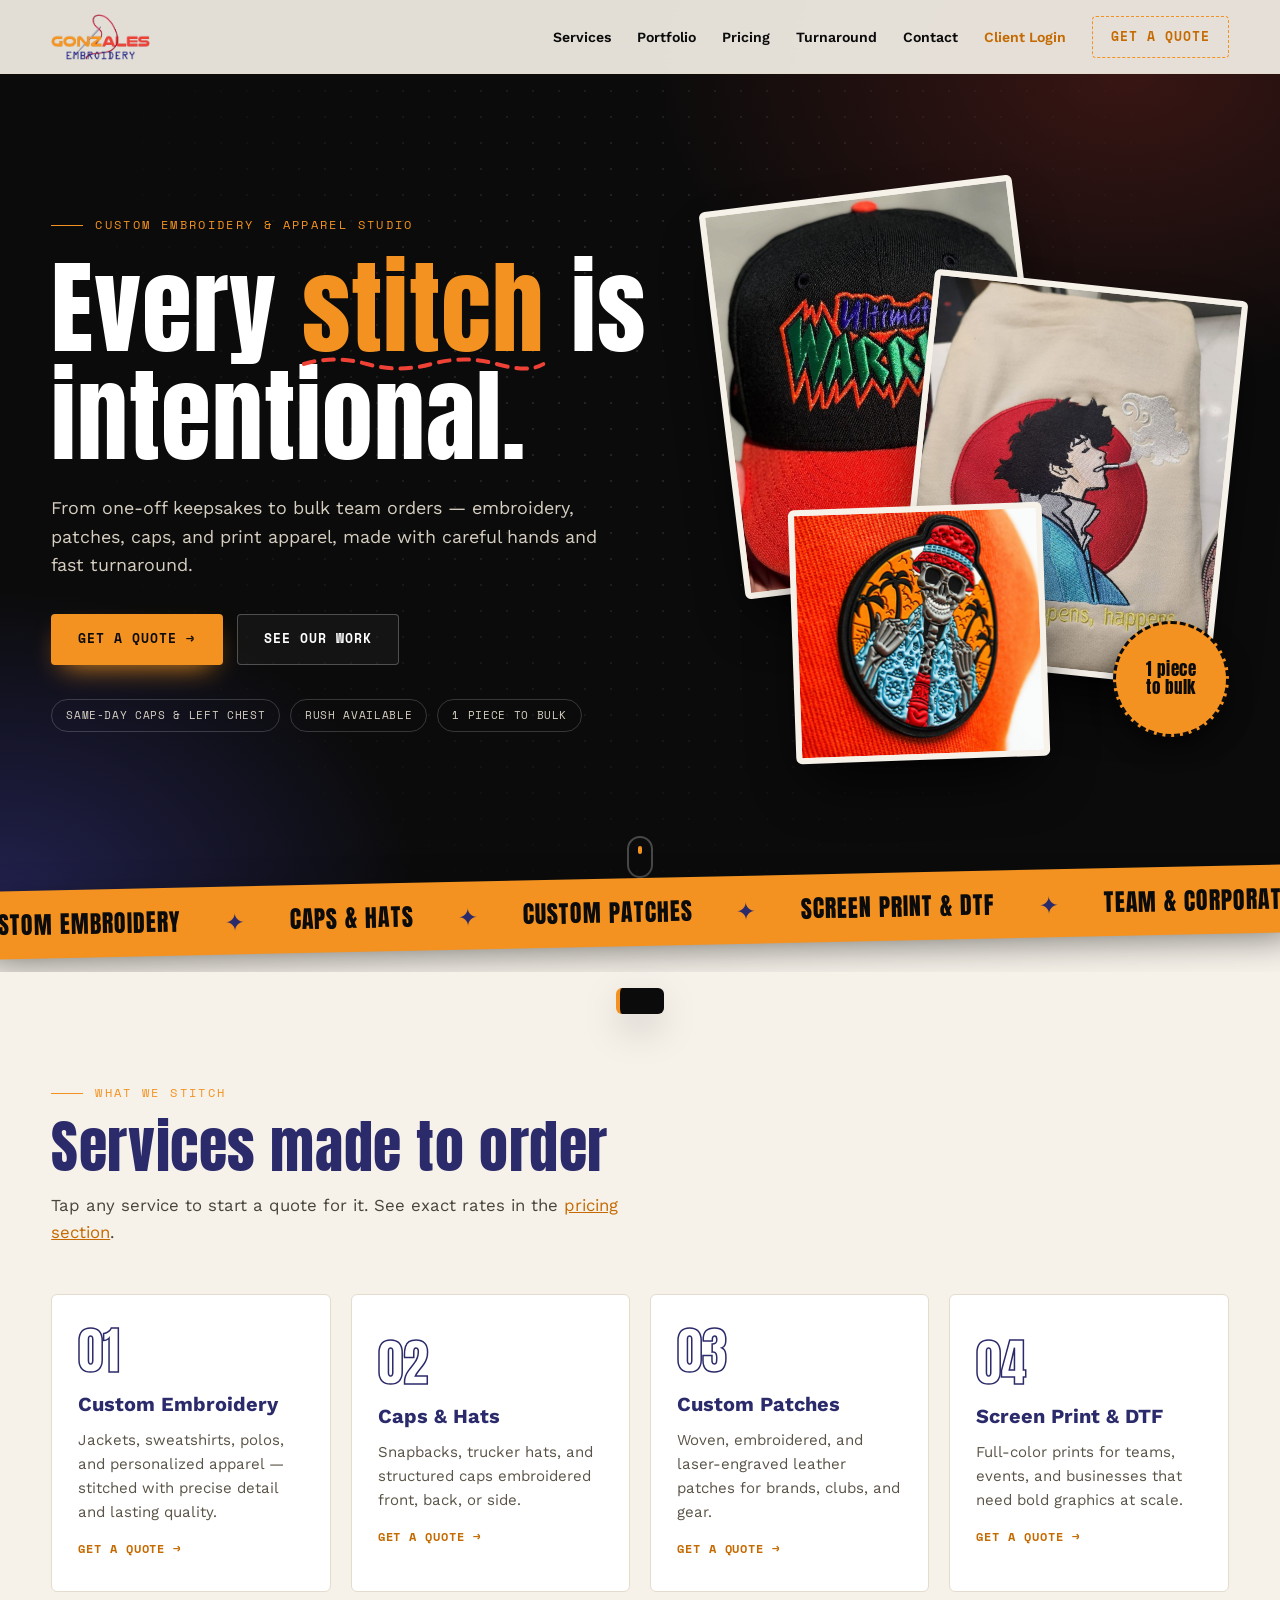
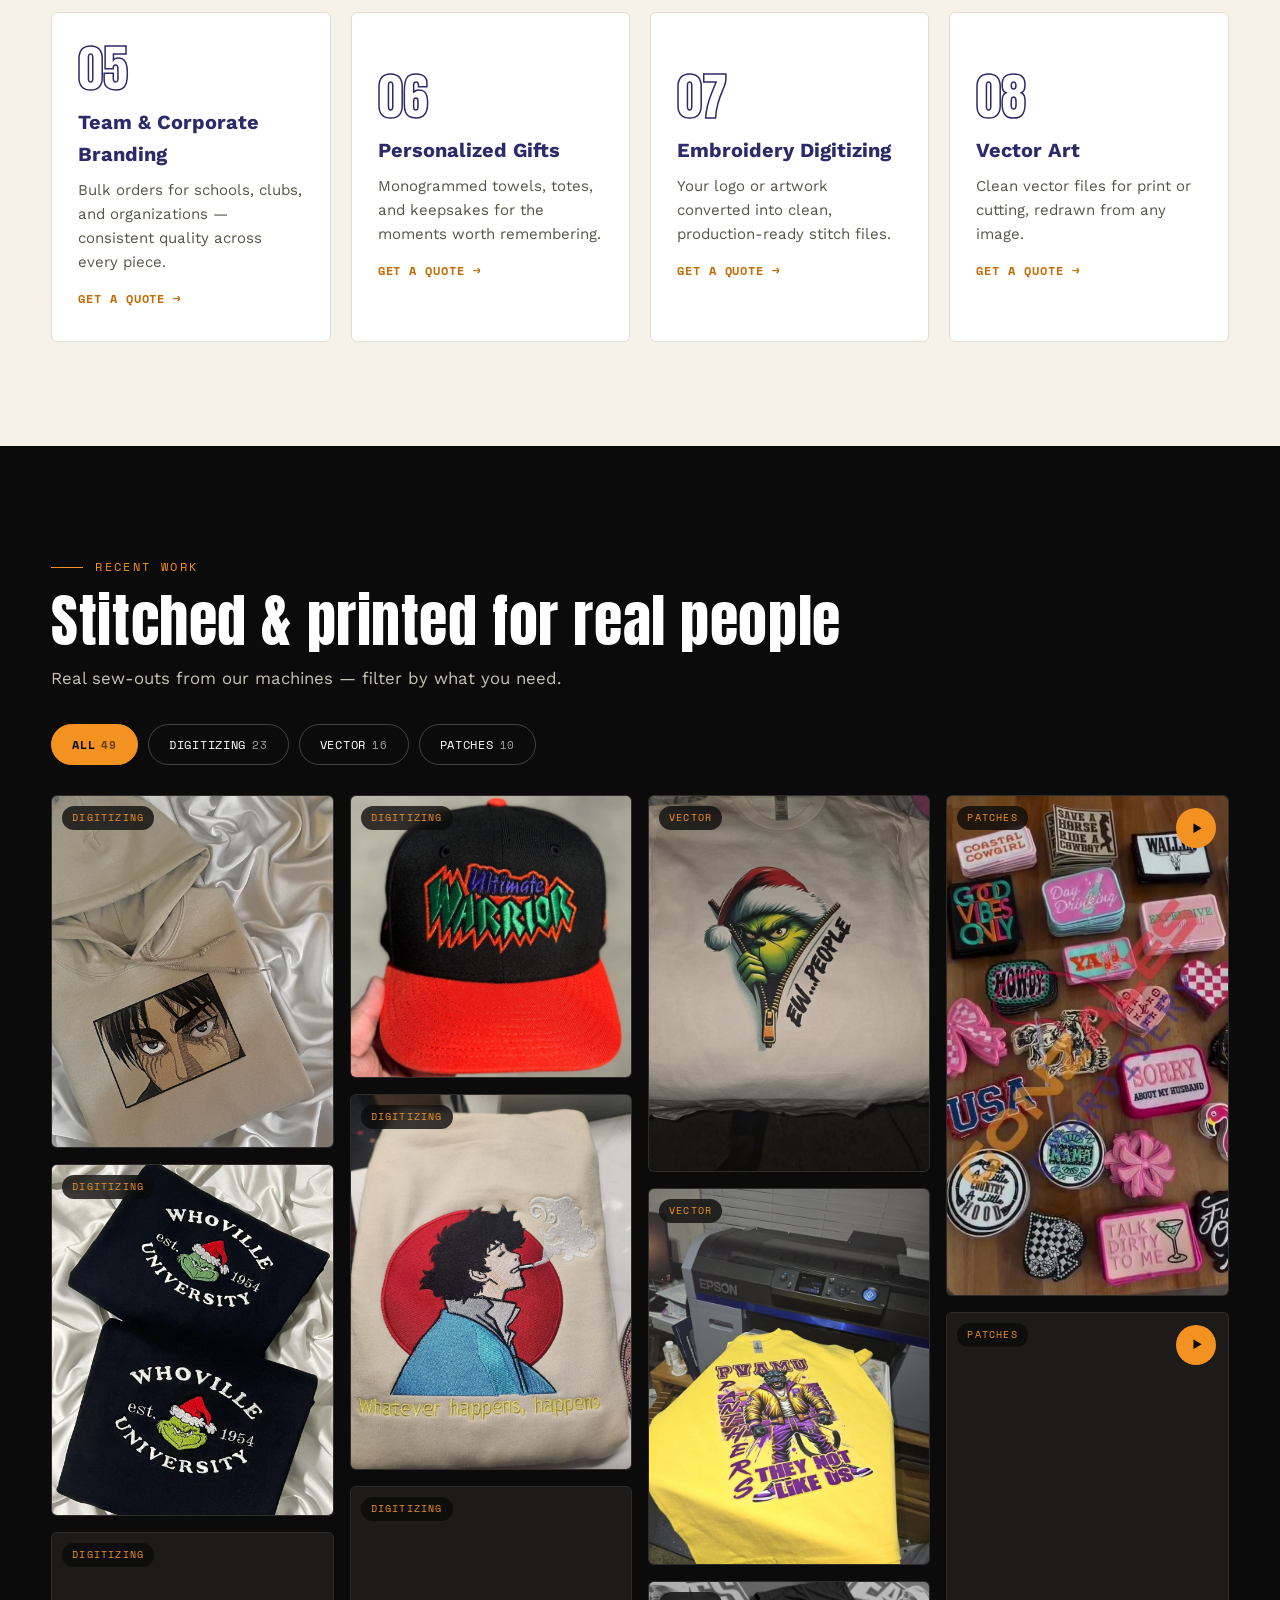
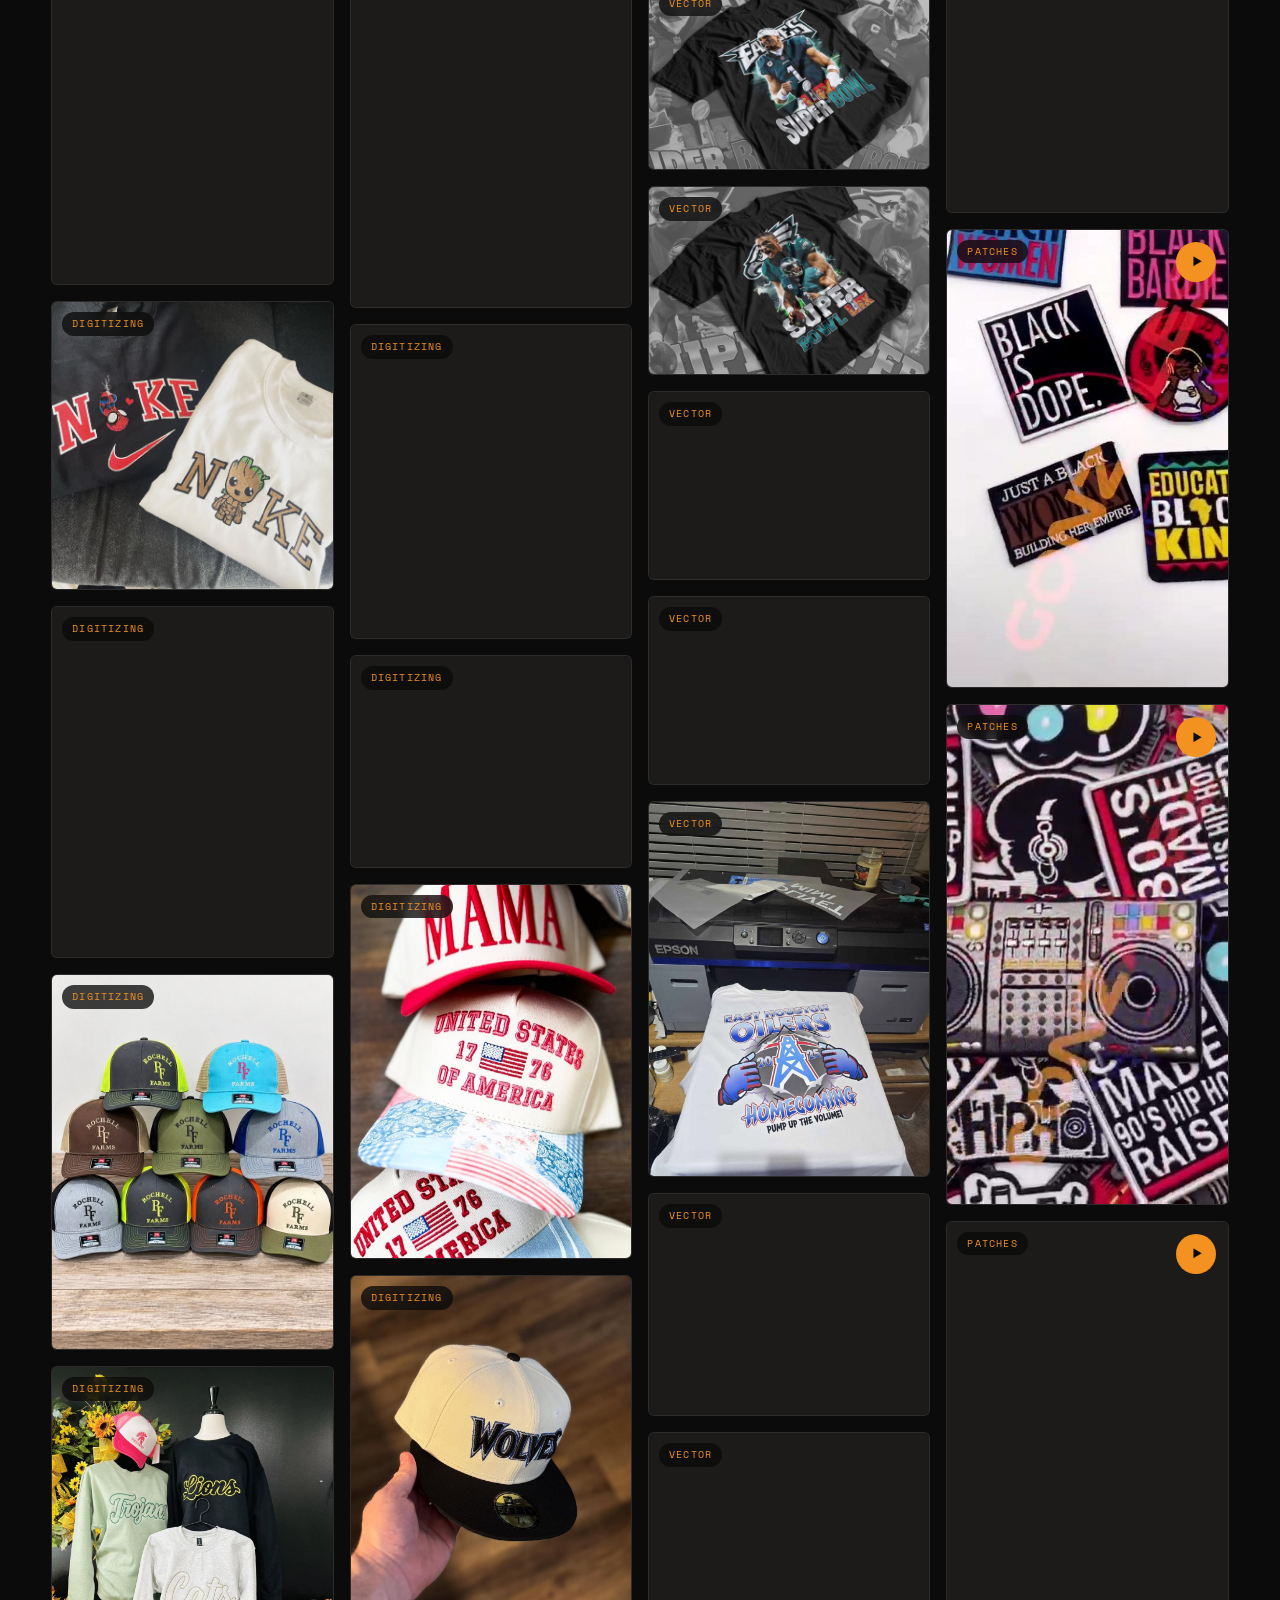
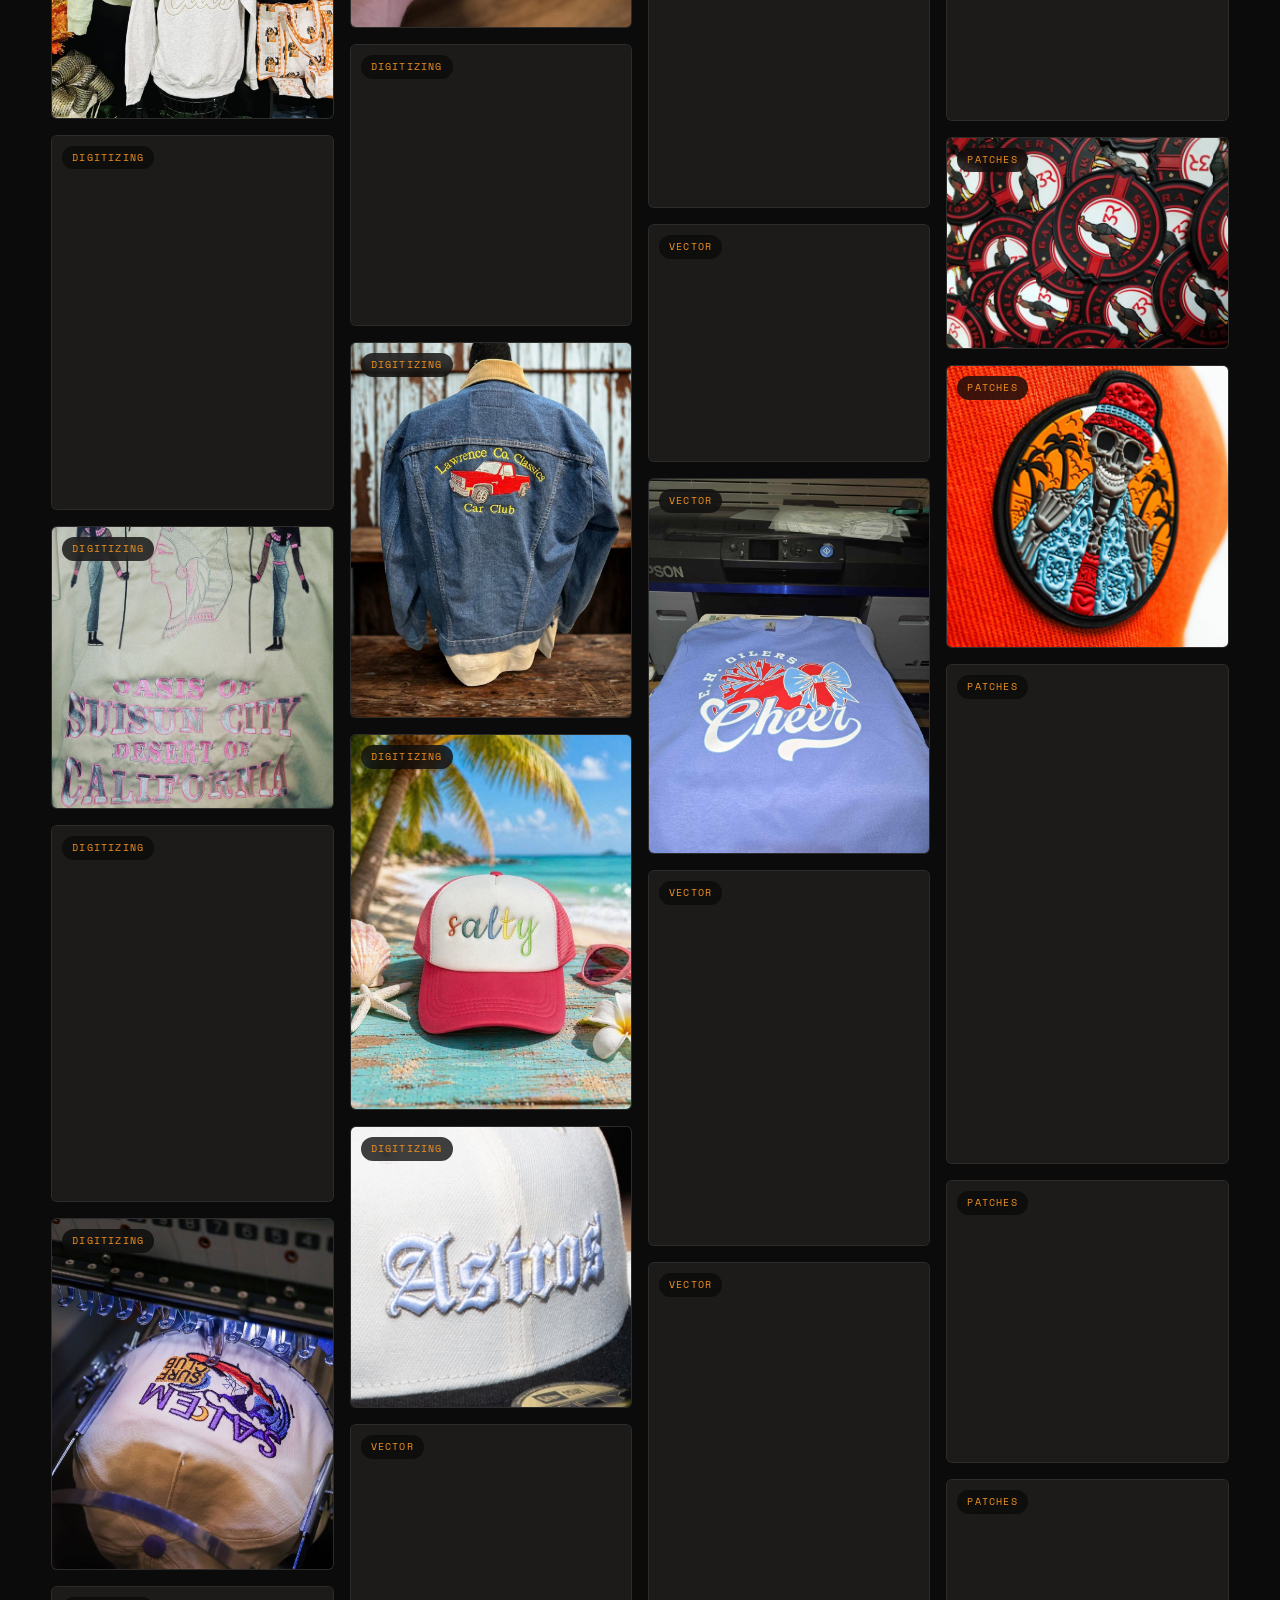
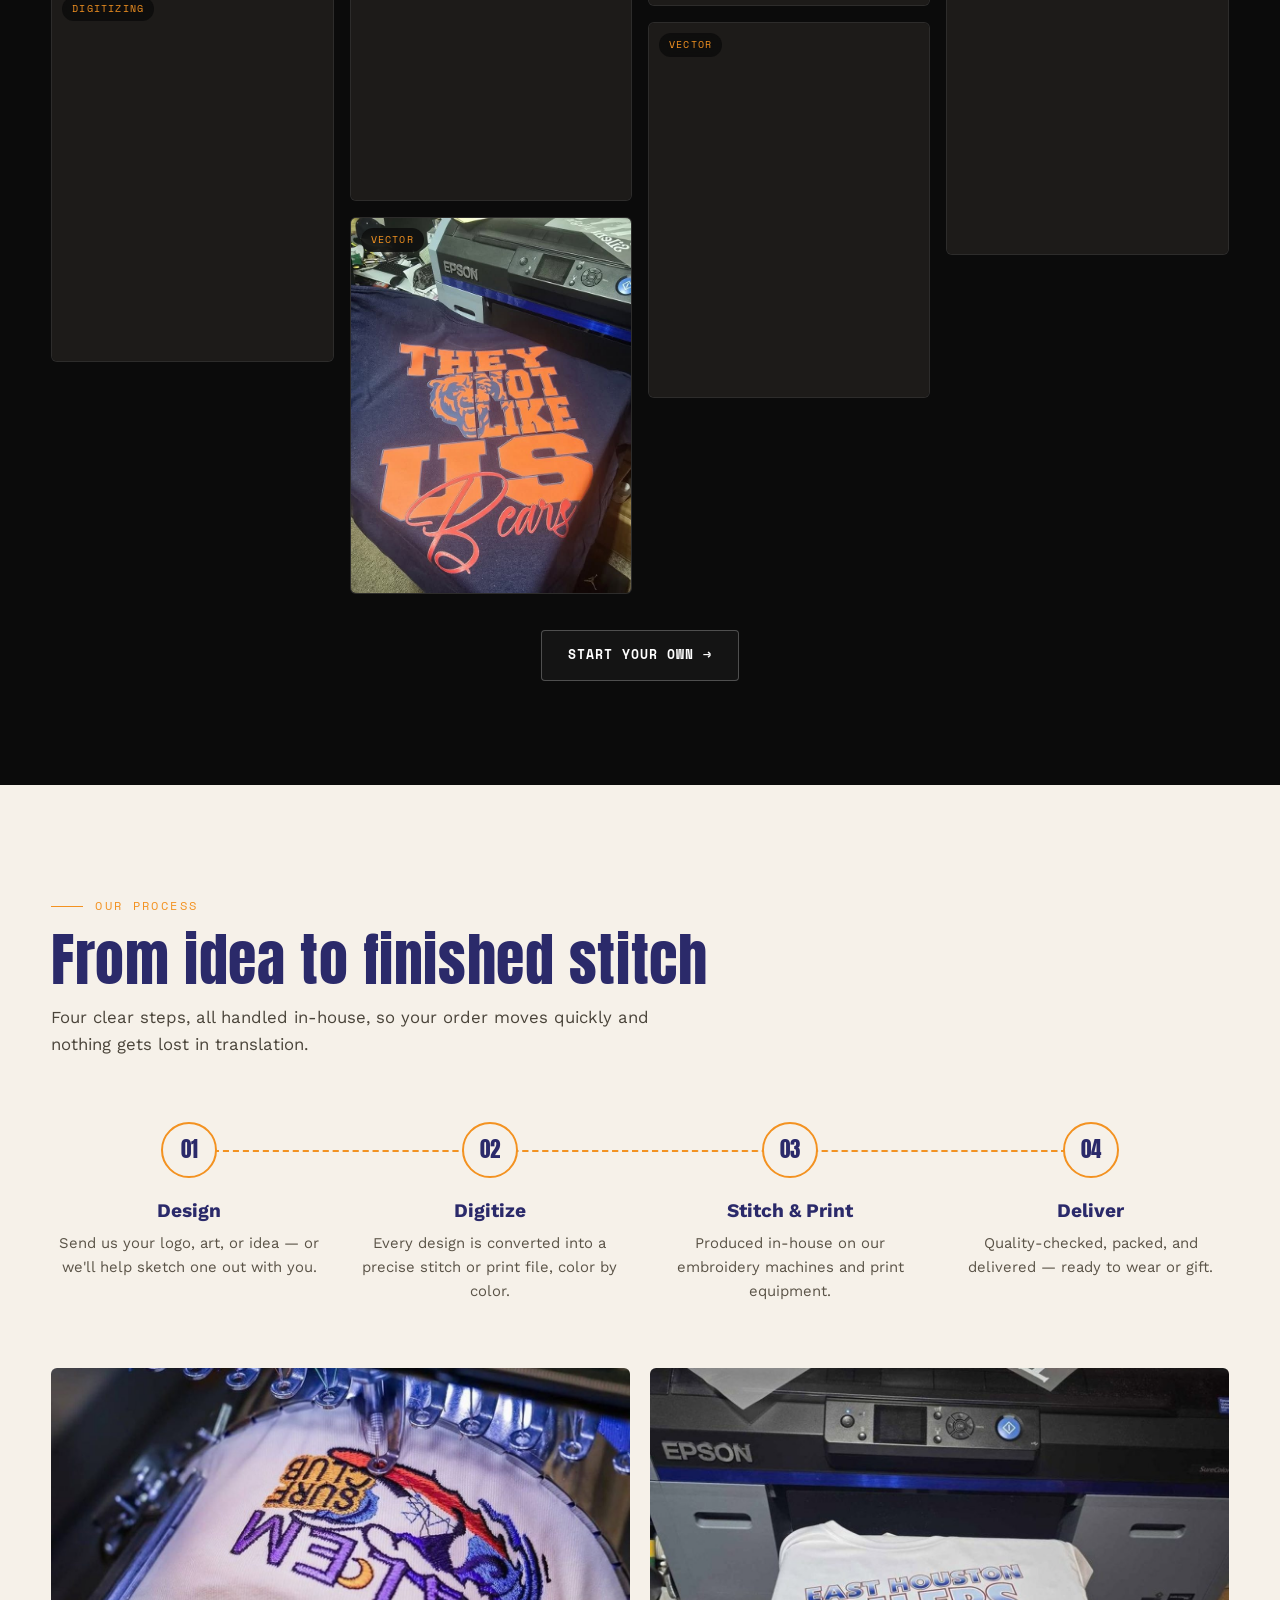
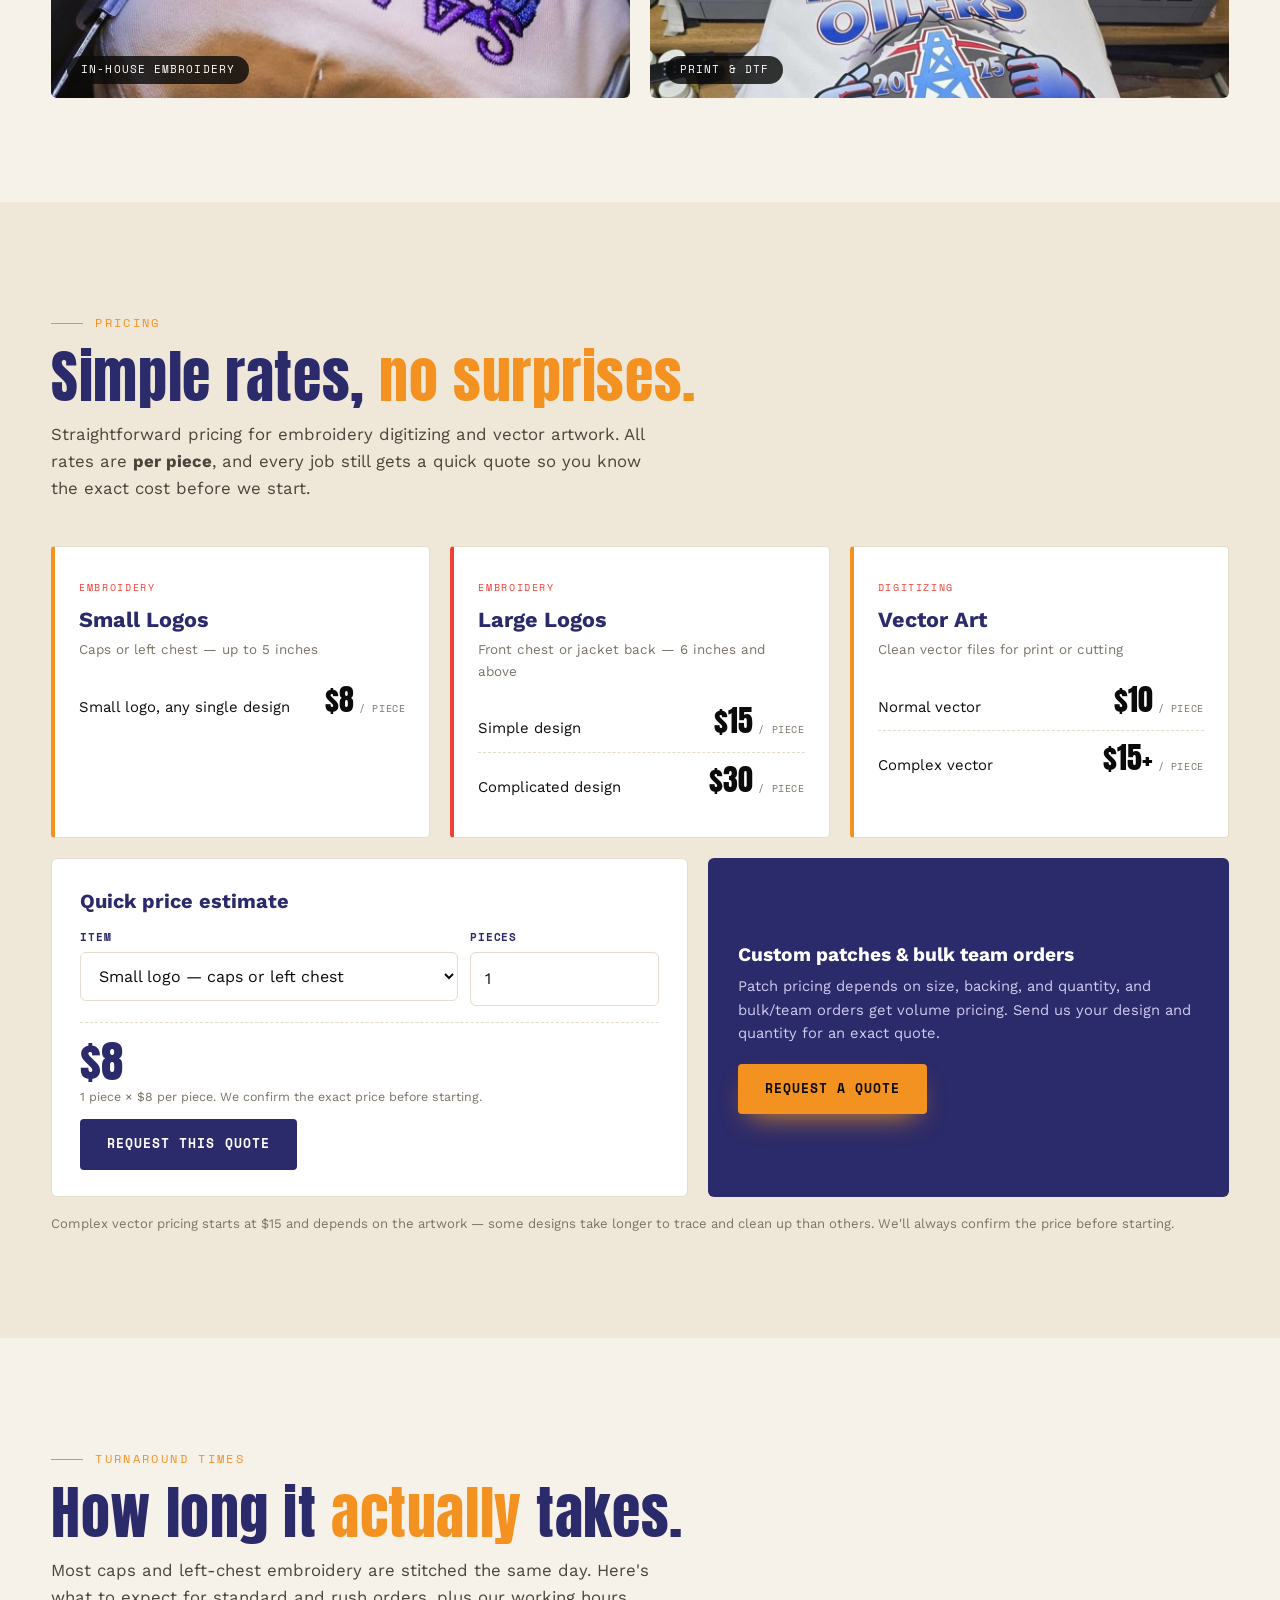
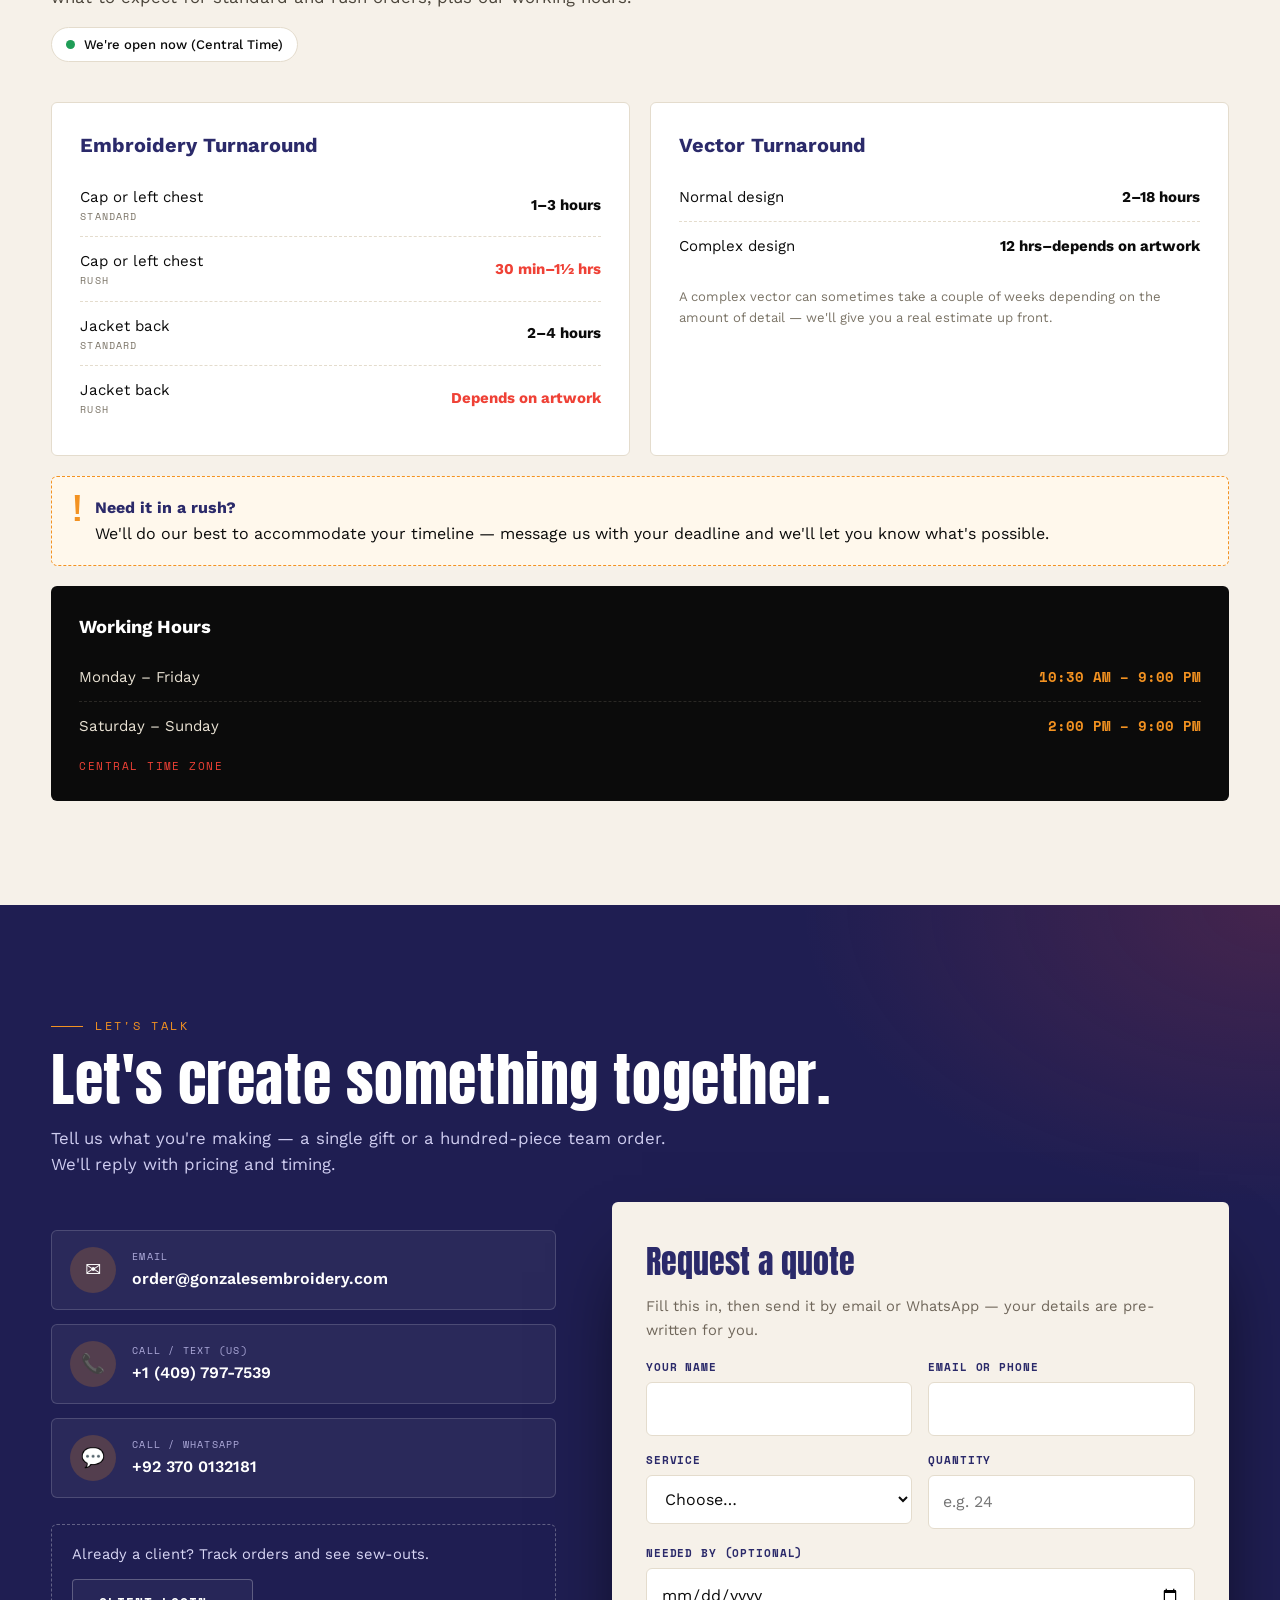
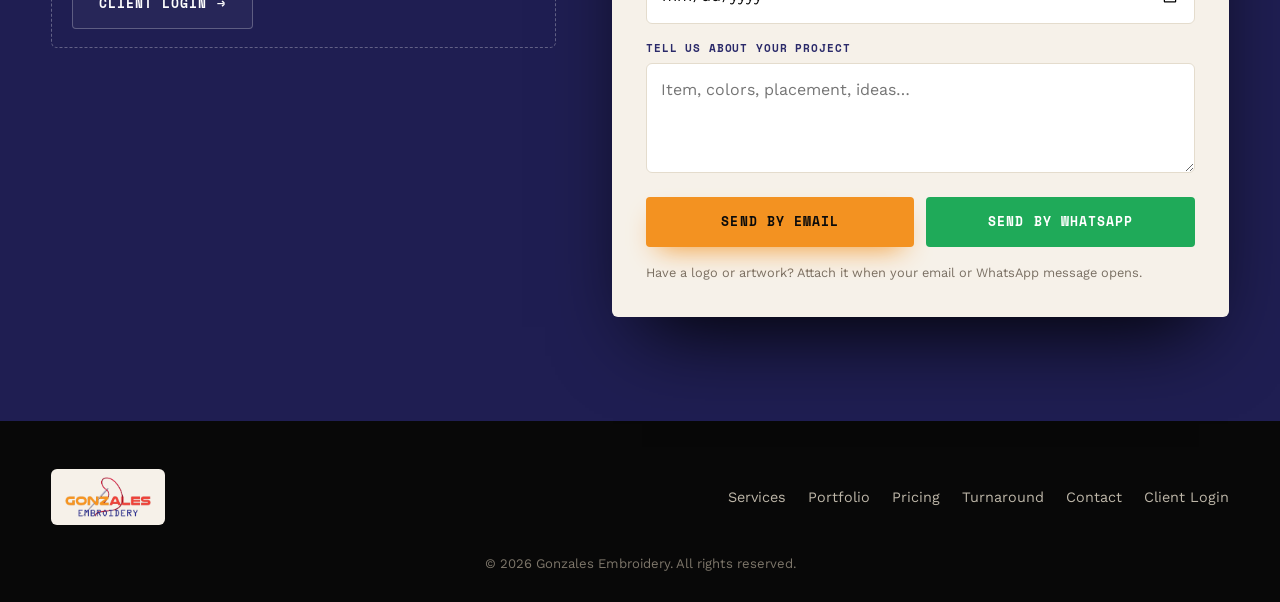
<file: index.html>
<!DOCTYPE html>
<html lang="en">
<head>
<meta charset="utf-8">
<meta name="viewport" content="width=device-width, initial-scale=1">
<title>Gonzales Embroidery — Custom Embroidery, Patches & Apparel</title>
<meta name="description" content="Gonzales Embroidery is a custom embroidery and apparel studio — jackets, caps, patches, team merch, and corporate branding, stitched and printed with care.">
<meta name="theme-color" content="#0b0b0b">
<meta property="og:title" content="Gonzales Embroidery — Every stitch is intentional.">
<meta property="og:description" content="Custom embroidery, caps, patches, screen print & DTF, and team branding. From one-off keepsakes to bulk orders.">
<meta property="og:type" content="website">
<meta property="og:image" content="https://mubashirwali-ceo.github.io/Gonzales-Embroidery/assets/sewouts/digi-cap-warrior.jpg">
<link rel="icon" href="data:image/svg+xml,%3Csvg xmlns='http://www.w3.org/2000/svg' viewBox='0 0 64 64'%3E%3Crect width='64' height='64' rx='14' fill='%232b2a6a'/%3E%3Ctext x='32' y='46' text-anchor='middle' font-family='Arial Black,Arial,sans-serif' font-weight='900' font-size='42' fill='%23f39221'%3EG%3C/text%3E%3C/svg%3E">
<link rel="preconnect" href="https://fonts.googleapis.com">
<link rel="preconnect" href="https://fonts.gstatic.com" crossorigin>
<link href="https://fonts.googleapis.com/css2?family=Anton&family=Space+Mono:wght@400;700&family=Work+Sans:wght@400;500;600;700&display=swap" rel="stylesheet">
<script type="application/ld+json">
{"@context":"https://schema.org","@type":"LocalBusiness","name":"Gonzales Embroidery","description":"Custom embroidery, caps, patches, screen print & DTF, and team and corporate branding.","email":"order@gonzalesembroidery.com","telephone":"+14097977539","url":"https://mubashirwali-ceo.github.io/Gonzales-Embroidery/","openingHoursSpecification":[{"@type":"OpeningHoursSpecification","dayOfWeek":["Monday","Tuesday","Wednesday","Thursday","Friday"],"opens":"10:30","closes":"21:00"},{"@type":"OpeningHoursSpecification","dayOfWeek":["Saturday","Sunday"],"opens":"14:00","closes":"21:00"}]}
</script>
<style>
:root{--ink:#0b0b0b;--ink2:#151413;--navy:#2b2a6a;--navy2:#1f1e52;--orange:#f39221;--red:#ef4136;--cream:#f6f1e9;--cream2:#efe7d8;--paper:#fff;--line:#e4dccd;--muted:#7b7467;--ease:cubic-bezier(.2,.7,.2,1)}
*{box-sizing:border-box;margin:0;padding:0}
html{scroll-behavior:smooth;scroll-padding-top:78px}
body{font-family:'Work Sans',system-ui,sans-serif;background:var(--cream);color:var(--ink);line-height:1.6;overflow-x:hidden;-webkit-font-smoothing:antialiased}
body.noscroll{overflow:hidden}
img{max-width:100%;display:block}
a{color:inherit;text-decoration:none}
button{font:inherit;cursor:pointer}
h1,h2{font-family:Anton,Impact,sans-serif;font-weight:400;line-height:1.05;letter-spacing:.01em}
.mono{font-family:'Space Mono',monospace}
.wrap{width:min(1180px,92vw);margin-inline:auto}
section{padding:104px 0;position:relative}
.eyebrow{display:inline-flex;align-items:center;gap:12px;font-family:'Space Mono',monospace;font-size:.74rem;letter-spacing:.2em;text-transform:uppercase;color:var(--orange)}
.eyebrow::before{content:"";width:32px;border-top:1.5px solid currentColor}
h2{font-size:clamp(2.2rem,5vw,3.6rem);margin:14px 0 14px;color:var(--navy)}
.lead{max-width:62ch;color:#4a443a;font-size:1.05rem}
.dark{background:var(--ink);color:#f3ede2}
.dark h2{color:#fff}.dark .lead{color:#c9c2b4}
:focus-visible{outline:2px solid var(--orange);outline-offset:3px;border-radius:4px}

/* loader (CSS failsafe: hides itself even if JS fails) */
#loader{position:fixed;inset:0;background:var(--ink);z-index:100;display:grid;place-items:center;animation:ld .5s 2.4s forwards;transition:opacity .5s,visibility .5s}
#loader.done{opacity:0;visibility:hidden}
@keyframes ld{to{opacity:0;visibility:hidden}}
#loader svg{width:190px}
#loader path{stroke:var(--orange);stroke-width:3;fill:none;stroke-linecap:round;stroke-dasharray:10 9;stroke-dashoffset:420;animation:draw 1.2s var(--ease) forwards}
@keyframes draw{to{stroke-dashoffset:0}}
#bar{position:fixed;top:0;left:0;height:3px;width:0;background:linear-gradient(90deg,var(--navy),var(--orange),var(--red));z-index:70}

/* header — blur lives on a pseudo-element so the mobile menu (fixed) is never trapped inside it */
header{position:fixed;inset:0 0 auto 0;z-index:60;padding:14px 0;transition:padding .3s}
header::before{content:"";position:absolute;inset:0;background:rgba(246,241,233,.92);backdrop-filter:blur(14px);-webkit-backdrop-filter:blur(14px);border-bottom:1px solid var(--line);opacity:1}
header.scrolled{padding:8px 0}
header.scrolled::before,header.solid::before{opacity:1}
.nav{position:relative;display:flex;align-items:center;justify-content:space-between;gap:20px}
.logo img{height:46px;width:auto;transition:height .3s}
header.scrolled .logo img{height:38px}
.links{display:flex;align-items:center;gap:26px;font-size:.88rem;font-weight:600}
.links a:not(.btn){position:relative;padding:4px 0}
.links a:not(.btn)::after{content:"";position:absolute;left:0;right:0;bottom:-2px;border-top:2px dashed var(--orange);transform:scaleX(0);transform-origin:left;transition:transform .35s var(--ease)}
.links a:not(.btn):hover::after,.links a.active::after{transform:scaleX(1)}
.links a.login{color:#c46a00}
.burger{display:none;position:relative;z-index:80;width:44px;height:44px;background:none;border:0;color:var(--ink)}
.burger span{display:block;width:24px;height:2px;background:currentColor;margin:5px auto;transition:.3s}
.burger.open span:nth-child(1){transform:translateY(7px) rotate(45deg)}
.burger.open span:nth-child(2){opacity:0}
.burger.open span:nth-child(3){transform:translateY(-7px) rotate(-45deg)}

/* buttons */
.btn{display:inline-flex;align-items:center;justify-content:center;gap:10px;padding:14px 26px;border-radius:4px;border:1.5px solid transparent;font-family:'Space Mono',monospace;font-size:.8rem;font-weight:700;letter-spacing:.08em;text-transform:uppercase;transition:transform .25s var(--ease),box-shadow .25s,background .25s,color .25s;position:relative;overflow:hidden}
.btn::after{content:"";position:absolute;inset:0;background:linear-gradient(110deg,transparent 30%,rgba(255,255,255,.4) 50%,transparent 70%);transform:translateX(-120%)}
.btn:hover::after{transform:translateX(120%);transition:transform .7s}
.btn-primary{background:var(--orange);color:var(--ink);box-shadow:0 12px 28px -12px var(--orange)}
.btn-primary:hover{transform:translateY(-3px);box-shadow:0 18px 34px -12px var(--orange)}
.btn-dash{border:1.5px dashed var(--orange);color:#c46a00;background:transparent;padding:10px 18px}
.btn-dash:hover{background:var(--orange);color:var(--ink);transform:translateY(-2px)}
.btn-ghost{border-color:rgba(255,255,255,.25);color:#fff;background:rgba(255,255,255,.04)}
.btn-ghost:hover{border-color:var(--orange);color:var(--orange);transform:translateY(-3px)}
.btn-line{border-color:var(--ink);color:var(--ink)}
.btn-line:hover{background:var(--ink);color:#fff;transform:translateY(-3px)}
.btn-navy{background:var(--navy);color:#fff}
.btn-navy:hover{transform:translateY(-3px);box-shadow:0 14px 28px -12px var(--navy)}
.btn-wa{background:#1faa59;color:#fff}.btn-wa:hover{transform:translateY(-3px);box-shadow:0 14px 28px -12px #1faa59}

/* hero */
.hero{min-height:100svh;display:flex;align-items:center;padding:130px 0 90px;overflow:hidden;background:radial-gradient(800px 520px at 88% 8%,rgba(239,65,54,.2),transparent 60%),radial-gradient(700px 520px at 0 100%,rgba(43,42,106,.7),transparent 60%),var(--ink);color:#fff}
.hero::before{content:"";position:absolute;inset:0;background-image:radial-gradient(rgba(255,255,255,.1) 1px,transparent 1.2px);background-size:26px 26px;mask-image:radial-gradient(circle at 50% 40%,#000 15%,transparent 72%);-webkit-mask-image:radial-gradient(circle at 50% 40%,#000 15%,transparent 72%)}
.hero .wrap{position:relative;display:grid;grid-template-columns:1.1fr .9fr;gap:50px;align-items:center}
.hero h1{font-size:clamp(3rem,8vw,6.4rem);margin:20px 0 24px;text-transform:none}
.hero h1 em{position:relative;display:inline-block;font-style:normal;color:var(--orange)}
.hero h1 em svg{position:absolute;left:0;bottom:-8px;width:100%;height:16px;overflow:visible}
.hero h1 em path{stroke:var(--red);stroke-width:4;fill:none;stroke-linecap:round;stroke-dasharray:14 10;stroke-dashoffset:620;animation:draw 2.2s 1s var(--ease) forwards}
.hero p.sub{font-size:1.12rem;color:#d6cfc1;max-width:52ch}
.cta{display:flex;flex-wrap:wrap;gap:14px;margin-top:34px}
.chips{display:flex;flex-wrap:wrap;gap:10px;margin-top:34px}
.chips span{font-family:'Space Mono',monospace;font-size:.68rem;letter-spacing:.06em;text-transform:uppercase;border:1px solid rgba(255,255,255,.18);padding:7px 14px;border-radius:99px;color:#d6cfc1}
.stack{position:relative;height:min(580px,72vw)}
.stack .card{position:absolute;width:62%;border:6px solid var(--cream);background:var(--cream);border-radius:6px;overflow:hidden;box-shadow:0 30px 60px -20px #000}
.stack .card img{width:100%;aspect-ratio:4/5;object-fit:cover}
.stack .c1{left:0;top:2%;transform:rotate(-7deg);animation:float 7s ease-in-out infinite}
.stack .c2{right:0;top:18%;transform:rotate(6deg);animation:float 8s -2s ease-in-out infinite;z-index:2}
.stack .c3{left:14%;bottom:0;width:50%;transform:rotate(-2deg);animation:float 9s -4s ease-in-out infinite;z-index:3}
.stack .c3 img{aspect-ratio:1}
@keyframes float{50%{translate:0 -16px}}
.badge{position:absolute;right:0;bottom:4%;z-index:5;width:116px;height:116px;border-radius:50%;background:var(--orange);color:var(--ink);display:grid;place-items:center;text-align:center;font-family:Anton,sans-serif;font-size:1.05rem;line-height:1.05;letter-spacing:.03em;animation:spin 20s linear infinite;box-shadow:0 12px 30px -10px #000;border:3px dashed var(--ink)}
.badge b{font-weight:400;animation:spin 20s linear infinite reverse}
@keyframes spin{to{transform:rotate(360deg)}}
.scroll-hint{position:absolute;left:50%;bottom:22px;translate:-50% 0;width:26px;height:42px;border:2px solid rgba(255,255,255,.25);border-radius:14px}
.scroll-hint::after{content:"";position:absolute;left:50%;top:8px;width:4px;height:8px;margin-left:-2px;background:var(--orange);border-radius:2px;animation:wheel 1.6s infinite}
@keyframes wheel{70%{transform:translateY(14px);opacity:0}}

/* marquee */
.mq{overflow:hidden;margin-top:-48px;padding:26px 0;position:relative;z-index:3;pointer-events:none}
.marquee{background:var(--orange);color:var(--ink);overflow:hidden;padding:15px 0;transform:rotate(-1.2deg);margin:0 -2vw;pointer-events:auto;box-shadow:0 10px 40px -10px rgba(0,0,0,.6)}
.track{display:flex;gap:44px;width:max-content;animation:slide 30s linear infinite;font-family:Anton,sans-serif;font-size:1.5rem;letter-spacing:.04em;text-transform:uppercase;white-space:nowrap}
.marquee:hover .track{animation-play-state:paused}
.track i{font-style:normal;color:var(--navy)}
@keyframes slide{to{transform:translateX(-50%)}}

/* services */
.grid4{display:grid;grid-template-columns:repeat(auto-fit,minmax(250px,1fr));gap:20px;margin-top:48px}
.svc{position:relative;text-align:left;padding:30px 26px;border-radius:6px;background:#fff;border:1px solid var(--line);overflow:hidden;color:inherit;transition:transform .35s var(--ease),border-color .3s,box-shadow .35s;width:100%}
.svc::before{content:"";position:absolute;inset:0;background:radial-gradient(360px circle at var(--mx,50%) var(--my,0%),rgba(243,146,33,.18),transparent 60%);opacity:0;transition:opacity .3s}
.svc:hover{border-color:var(--orange);box-shadow:0 24px 40px -24px rgba(43,42,106,.45)}
.svc:hover::before{opacity:1}
.svc .n{position:relative;font-family:Anton,sans-serif;font-size:3.2rem;line-height:1;color:transparent;-webkit-text-stroke:1.5px var(--navy)}
.svc h3{position:relative;font-size:1.25rem;margin:12px 0 8px;color:var(--navy);font-weight:700}
.svc p{position:relative;font-size:.94rem;color:#5a5347}
.svc .go{position:relative;display:inline-flex;gap:8px;margin-top:16px;font-family:'Space Mono',monospace;font-size:.72rem;letter-spacing:.08em;text-transform:uppercase;font-weight:700;color:#c46a00;transition:gap .3s}
.svc:hover .go{gap:14px}

/* gallery */
.filters{display:flex;flex-wrap:wrap;gap:10px;margin:32px 0 30px}
.filters button{background:none;border:1px solid rgba(255,255,255,.22);color:#fff;padding:10px 20px;border-radius:99px;font-family:'Space Mono',monospace;font-size:.76rem;letter-spacing:.06em;text-transform:uppercase;transition:.25s}
.filters button small{opacity:.6;margin-left:6px;font-size:.7rem}
.filters button:hover{border-color:var(--orange)}
.filters button.on{background:var(--orange);color:var(--ink);border-color:var(--orange);font-weight:700}
.gallery{columns:4 240px;column-gap:16px}
.shot{display:block;width:100%;padding:0;break-inside:avoid;margin-bottom:16px;border-radius:6px;overflow:hidden;position:relative;background:var(--ink2);border:1px solid rgba(255,255,255,.1);cursor:zoom-in;color:#fff;text-align:left}
.shot.hide{display:none}
.shot img{width:100%;height:auto;min-height:120px;background:#1d1b19;transition:transform .8s var(--ease)}
.shot:hover img{transform:scale(1.06)}
.shot .tag{position:absolute;left:10px;top:10px;background:rgba(11,11,11,.78);backdrop-filter:blur(6px);font-family:'Space Mono',monospace;font-size:.62rem;letter-spacing:.12em;text-transform:uppercase;padding:4px 10px;border-radius:99px;color:var(--orange)}
.shot .play{position:absolute;right:12px;top:12px;width:40px;height:40px;border-radius:50%;background:var(--orange);color:var(--ink);display:grid;place-items:center;font-size:.9rem;padding-left:3px}
.shot .cap{position:absolute;inset:auto 0 0 0;padding:44px 14px 13px;background:linear-gradient(transparent,rgba(0,0,0,.88));font-size:.86rem;line-height:1.35;transform:translateY(35%);opacity:0;transition:.4s var(--ease)}
.shot:hover .cap,.shot:focus-visible .cap{transform:none;opacity:1}
@media (hover:none){.shot .cap{transform:none;opacity:1;font-size:.78rem}}
.center{text-align:center;margin-top:36px}
.nores{color:#c9c2b4;padding:40px 0}
#lb{position:fixed;inset:0;background:rgba(8,7,6,.95);z-index:120;display:none;align-items:center;justify-content:center;padding:24px}
#lb.open{display:flex;animation:fd .25s}
@keyframes fd{from{opacity:0}}
#lb figure{max-width:min(960px,94vw);text-align:center}
#lb .media img{max-height:78vh;width:auto;margin:auto;border-radius:6px}
#lb .media iframe{width:min(900px,92vw);aspect-ratio:16/9;border:0;border-radius:6px}
#lb .media video{max-width:92vw;max-height:78vh;border-radius:6px;margin:auto}
#lb figcaption{margin-top:14px;color:#e3dccd}
#lb figcaption small{display:block;font-family:'Space Mono',monospace;letter-spacing:.14em;text-transform:uppercase;font-size:.66rem;color:var(--orange);margin-top:4px}
#lb button{position:absolute;background:rgba(255,255,255,.08);border:1px solid rgba(255,255,255,.2);color:#fff;width:48px;height:48px;border-radius:50%;font-size:1.4rem}
#lb button:hover{background:var(--orange);color:var(--ink)}
#lb .x{top:20px;right:20px}#lb .p{left:20px;top:50%;margin-top:-24px}#lb .nx{right:20px;top:50%;margin-top:-24px}

/* process */
.steps{position:relative;display:grid;grid-template-columns:repeat(4,1fr);gap:24px;margin-top:64px}
.steps::before{content:"";position:absolute;left:12%;right:12%;top:28px;border-top:2px dashed #cfc4af}
.steps .fill{position:absolute;left:12%;top:28px;border-top:2px dashed var(--orange);width:0;transition:width 1.6s var(--ease)}
.steps.in .fill{width:76%}
.step{position:relative;text-align:center;padding:0 8px}
.step .dot{width:56px;height:56px;border-radius:50%;margin:0 auto 18px;display:grid;place-items:center;background:var(--cream);border:2px solid var(--orange);font-family:Anton,sans-serif;font-size:1.3rem;color:var(--navy);position:relative;z-index:2;transition:.4s}
.step:hover .dot{background:var(--orange);transform:scale(1.12) rotate(8deg)}
.step h3{font-size:1.2rem;color:var(--navy);margin-bottom:6px}
.step p{font-size:.93rem;color:#5a5347}
.pair{display:grid;grid-template-columns:1fr 1fr;gap:20px;margin-top:64px}
.pair figure{position:relative;border-radius:6px;overflow:hidden}
.pair img{width:100%;height:330px;object-fit:cover;transition:transform 1s var(--ease);background:#d9cfbd}
.pair figure:hover img{transform:scale(1.06)}
.pair figcaption{position:absolute;left:16px;bottom:14px;background:rgba(11,11,11,.82);color:#fff;padding:5px 14px;border-radius:99px;font-family:'Space Mono',monospace;font-size:.68rem;letter-spacing:.1em;text-transform:uppercase}

/* pricing */
.alt{background:var(--cream2)}
.rates{display:grid;grid-template-columns:repeat(3,1fr);gap:20px;margin-top:44px}
.rate{background:#fff;border:1px solid var(--line);border-left:4px solid var(--orange);padding:26px 24px;border-radius:4px;transition:transform .35s var(--ease),box-shadow .35s}
.rate:nth-child(2){border-left-color:var(--red)}
.rate:hover{transform:translateY(-8px);box-shadow:0 26px 40px -26px rgba(43,42,106,.5)}
.rate small{font-family:'Space Mono',monospace;font-size:.64rem;letter-spacing:.16em;text-transform:uppercase;color:var(--red)}
.rate h3{font-size:1.35rem;color:var(--navy);margin:4px 0 2px}
.rate p{font-size:.84rem;color:var(--muted);margin-bottom:12px}
.rate .row{display:flex;justify-content:space-between;align-items:baseline;gap:12px;padding:11px 0;border-top:1px dashed var(--line);font-size:.93rem}
.rate .row:first-of-type{border-top:0}
.rate .row b{font-family:Anton,sans-serif;font-weight:400;font-size:1.9rem;line-height:1;white-space:nowrap}
.rate .row b i{font-family:'Space Mono',monospace;font-style:normal;font-size:.62rem;letter-spacing:.06em;color:var(--muted);margin-left:5px;text-transform:uppercase}
.calc{display:grid;grid-template-columns:1.1fr .9fr;gap:20px;margin-top:20px}
.panel{background:#fff;border:1px solid var(--line);border-radius:6px;padding:26px 28px}
.panel h3{font-size:1.25rem;color:var(--navy);margin-bottom:12px}
.f label{display:block;font-family:'Space Mono',monospace;font-size:.68rem;letter-spacing:.08em;text-transform:uppercase;font-weight:700;margin-bottom:6px;color:var(--navy)}
.f input,.f select,.f textarea{width:100%;padding:13px 14px;border:1.5px solid var(--line);border-radius:6px;background:#fff;font:inherit;color:var(--ink);transition:border-color .2s,box-shadow .2s}
.f textarea{min-height:110px;resize:vertical}
.f input:focus,.f select:focus,.f textarea:focus{outline:none;border-color:var(--orange);box-shadow:0 0 0 4px rgba(243,146,33,.2)}
.est{display:grid;grid-template-columns:2fr 1fr;gap:12px}
.estout{display:flex;align-items:center;justify-content:space-between;gap:12px;flex-wrap:wrap;margin-top:16px;padding-top:16px;border-top:1px dashed var(--line)}
.estout .amt{font-family:Anton,sans-serif;font-size:2.8rem;color:var(--navy);line-height:1}
.estout small{display:block;color:var(--muted);font-size:.78rem}
.band{background:var(--navy);color:#fff;border-radius:6px;padding:28px 30px;display:flex;flex-wrap:wrap;gap:18px;align-items:center;justify-content:space-between}
.band h3{font-size:1.2rem;margin-bottom:4px}
.band p{color:#cfcdf0;font-size:.92rem;max-width:54ch}
.fine{font-size:.82rem;color:var(--muted);margin-top:16px}

/* turnaround */
.pillrow{display:flex;flex-wrap:wrap;gap:12px;align-items:center;margin-top:16px}
.hpill{display:inline-flex;align-items:center;gap:9px;font-size:.82rem;padding:6px 14px;border-radius:99px;background:#fff;border:1px solid var(--line);font-weight:500}
.hpill i{width:9px;height:9px;border-radius:50%;background:var(--muted)}
.hpill.on i{background:#1f9d57;animation:pulse 1.8s infinite}
@keyframes pulse{0%{box-shadow:0 0 0 0 rgba(31,157,87,.6)}70%,100%{box-shadow:0 0 0 9px rgba(31,157,87,0)}}
.grid2{display:grid;grid-template-columns:1fr 1fr;gap:20px;margin-top:40px}
.dl{display:flex;justify-content:space-between;align-items:center;gap:14px;padding:12px 0;border-top:1px dashed var(--line);font-size:.94rem}
.dl:first-of-type{border-top:0}
.dl small{display:block;font-family:'Space Mono',monospace;font-size:.6rem;letter-spacing:.12em;text-transform:uppercase;color:var(--muted)}
.dl b{text-align:right;font-weight:700}
.dl b.rush{color:var(--red)}
.rushbox{margin-top:20px;border:1.5px dashed var(--orange);background:#fff8ec;border-radius:6px;padding:18px 22px;display:flex;gap:14px;align-items:flex-start}
.rushbox .ex{font-family:Anton,sans-serif;font-size:1.8rem;color:var(--orange);line-height:1}
.rushbox b{display:block;color:var(--navy)}
.hours{margin-top:20px;background:var(--ink);color:#fff;border-radius:6px;padding:26px 28px}
.hours h3{font-size:1.15rem;margin-bottom:12px}
.hours .dl{border-color:#2a2825;color:#e8e1d3}
.hours .dl b{color:var(--orange);font-family:'Space Mono',monospace;font-size:.86rem}
.hours .tz{font-family:'Space Mono',monospace;font-size:.66rem;letter-spacing:.14em;color:var(--red);margin-top:8px}

/* contact */
.contact{background:radial-gradient(800px 500px at 100% 0,rgba(239,65,54,.18),transparent 60%),var(--navy2);color:#fff}
.contact h2{color:#fff}.contact .lead{color:#cfcdf0}
.cwrap{display:grid;grid-template-columns:.9fr 1.1fr;gap:56px;margin-top:24px;align-items:start}
.ways{display:grid;gap:14px;margin-top:28px}
.way{display:flex;gap:16px;align-items:center;padding:16px 18px;border-radius:6px;border:1px solid rgba(255,255,255,.16);background:rgba(255,255,255,.05);transition:.3s var(--ease)}
.way:hover{transform:translateX(8px);border-color:var(--orange);background:rgba(243,146,33,.1)}
.way .i{width:46px;height:46px;border-radius:50%;display:grid;place-items:center;background:rgba(243,146,33,.2);font-size:1.2rem;flex:none}
.way small{display:block;font-family:'Space Mono',monospace;font-size:.64rem;letter-spacing:.12em;text-transform:uppercase;color:#aeabdb}
.way b{font-weight:600;word-break:break-word}
.portalcta{margin-top:26px;padding:18px 20px;border:1.5px dashed rgba(255,255,255,.3);border-radius:6px;display:flex;flex-wrap:wrap;gap:12px;align-items:center;justify-content:space-between}
.portalcta span{font-size:.92rem;color:#d9d7f5}
form.qf{background:var(--cream);color:var(--ink);padding:34px;border-radius:6px;box-shadow:0 40px 80px -30px #000;display:grid;grid-template-columns:1fr 1fr;gap:16px}
form.qf h3{grid-column:1/-1;font-family:Anton,sans-serif;font-weight:400;font-size:2rem;color:var(--navy)}
form.qf .sub{grid-column:1/-1;color:#6f665a;margin-top:-8px;font-size:.92rem}
.f.full{grid-column:1/-1}.f{position:relative}
.f .err{display:none;color:var(--red);font-size:.76rem;margin-top:4px}
.f.bad input,.f.bad select,.f.bad textarea{border-color:var(--red)}
.f.bad .err{display:block;animation:shake .35s}
@keyframes shake{25%{transform:translateX(-5px)}75%{transform:translateX(5px)}}
.send{grid-column:1/-1;display:flex;flex-wrap:wrap;gap:12px}
.send .btn{flex:1 1 190px}
form.qf .note{grid-column:1/-1;font-size:.8rem;color:#7a7064}

footer{background:#080808;color:#bdb6a8;padding:48px 0 28px}
.foot{display:flex;flex-wrap:wrap;gap:28px;justify-content:space-between;align-items:center}
.foot .lg{background:var(--cream);padding:8px 14px;border-radius:6px}
.foot .lg img{height:40px}
.foot nav{display:flex;flex-wrap:wrap;gap:22px;font-size:.9rem}
.foot nav a:hover{color:var(--orange)}
.copy{margin-top:28px;text-align:center;font-size:.82rem;color:#7d766a}
#top-btn{position:fixed;right:20px;bottom:22px;width:48px;height:48px;border-radius:50%;background:var(--orange);color:var(--ink);border:0;font-size:1.2rem;z-index:50;opacity:0;pointer-events:none;transform:translateY(20px);transition:.35s var(--ease);box-shadow:0 10px 24px -8px rgba(0,0,0,.6)}
#top-btn.show{opacity:1;pointer-events:auto;transform:none}
#toast{position:fixed;left:50%;bottom:26px;translate:-50% 140px;background:var(--ink);color:#fff;padding:13px 22px;border-radius:6px;font-weight:500;z-index:130;transition:translate .5s var(--ease);box-shadow:0 14px 40px -10px #000;border-left:4px solid var(--orange);max-width:92vw;font-size:.92rem}
#toast.show{translate:-50% 0}#toast.err{border-left-color:var(--red)}

.rv{opacity:0;transform:translateY(32px);transition:opacity .9s var(--ease),transform .9s var(--ease);transition-delay:var(--d,0s)}
.rv.in{opacity:1;transform:none}
.rv.l{transform:translateX(-40px)}.rv.r{transform:translateX(40px)}
.rv.l.in,.rv.r.in{transform:none}

main{overflow-x:clip}
@media (max-width:980px){
  section{padding:76px 0}
  .rv.l,.rv.r{transform:translateY(32px)}
  .rv.l.in,.rv.r.in{transform:none}
  .hero .wrap,.cwrap,.calc{grid-template-columns:1fr}
  .stack{height:430px;max-width:460px;margin:10px auto 0}
  .rates{grid-template-columns:1fr}
  .grid2{grid-template-columns:1fr}
  .steps{grid-template-columns:repeat(2,1fr);gap:40px 20px}.steps::before,.steps .fill{display:none}
  .burger{display:block}
  .links{position:fixed;inset:0 0 0 auto;width:min(320px,84vw);flex-direction:column;align-items:flex-start;justify-content:center;gap:24px;padding:40px;background:var(--ink);color:#fff;transform:translateX(100%);transition:transform .45s var(--ease);font-size:1.15rem;z-index:70}
  .links.open{transform:none}
  .links a.login{color:var(--orange)}
  .burger.open{color:#fff}
  .links .btn-dash{color:var(--orange)}
}
@media (max-width:620px){
  .pair{grid-template-columns:1fr}.pair img{height:240px}
  form.qf{grid-template-columns:1fr;padding:24px 20px}
  .est{grid-template-columns:1fr}
  #lb .p{left:8px}#lb .nx{right:8px}
  .gallery{columns:2 140px;column-gap:10px}.shot{margin-bottom:10px}
  .shot .cap{font-size:.7rem;padding:30px 9px 9px}
}
@media (prefers-reduced-motion:reduce){*,*::before,*::after{animation-duration:.01ms!important;animation-iteration-count:1!important;transition-duration:.01ms!important;scroll-behavior:auto!important}.rv{opacity:1;transform:none}}
</style>
<noscript><style>.rv{opacity:1!important;transform:none!important}#loader{display:none}</style></noscript>
</head>
<body id="top">

<div id="loader" aria-hidden="true"><svg viewBox="0 0 190 30"><path d="M5 15 Q 25 -2 45 15 T 85 15 T 125 15 T 185 15"/></svg></div>
<div id="bar"></div>

<header id="hdr">
  <div class="wrap nav">
    <a class="logo" href="#top" aria-label="Gonzales Embroidery — home"><img src="assets/img/logo.png" alt="Gonzales Embroidery" width="150" height="70"></a>
    <button class="burger" id="burger" aria-label="Open menu" aria-expanded="false" aria-controls="links"><span></span><span></span><span></span></button>
    <nav class="links" id="links" aria-label="Main">
      <a href="#services">Services</a>
      <a href="#work">Portfolio</a>
      <a href="#pricing">Pricing</a>
      <a href="#turnaround">Turnaround</a>
      <a href="#contact">Contact</a>
      <a href="portal.html" class="login">Client Login</a>
      <a href="#contact" class="btn btn-dash">Get a Quote</a>
    </nav>
  </div>
</header>

<main>
<!-- HERO -->
<section class="hero" id="home">
  <div class="wrap">
    <div>
      <span class="eyebrow rv">Custom Embroidery &amp; Apparel Studio</span>
      <h1 class="rv" style="--d:.1s">Every <em>stitch<svg viewBox="0 0 300 16" preserveAspectRatio="none"><path d="M2 9 Q 40 0 80 9 T 160 9 T 240 9 T 298 9"/></svg></em> is intentional.</h1>
      <p class="sub rv" style="--d:.2s">From one-off keepsakes to bulk team orders — embroidery, patches, caps, and print apparel, made with careful hands and fast turnaround.</p>
      <div class="cta rv" style="--d:.3s">
        <a href="#contact" class="btn btn-primary">Get a Quote →</a>
        <a href="#work" class="btn btn-ghost">See Our Work</a>
      </div>
      <div class="chips rv" style="--d:.4s"><span>Same-day caps &amp; left chest</span><span>Rush available</span><span>1 piece to bulk</span></div>
    </div>
    <div class="stack rv r" style="--d:.2s" id="stack">
      <div class="card c1"><img src="assets/sewouts/digi-cap-warrior.jpg" alt="Ultimate Warrior embroidered snapback" fetchpriority="high"></div>
      <div class="card c2"><img src="assets/sewouts/digi-hoodie-anime.jpg" alt="Full-color embroidered anime portrait sweatshirt"></div>
      <div class="card c3"><img src="assets/sewouts/patch-pvc-skeleton.jpg" alt="Multi-layer PVC patch on a snapback"></div>
      <div class="badge"><b>1 piece<br>to bulk</b></div>
    </div>
  </div>
  <a href="#services" class="scroll-hint" aria-label="Scroll to services"></a>
</section>

<div class="mq" aria-hidden="true"><div class="marquee"><div class="track" id="track"></div></div></div>

<!-- SERVICES -->
<section id="services">
  <div class="wrap">
    <span class="eyebrow rv">What We Stitch</span>
    <h2 class="rv">Services made to order</h2>
    <p class="lead rv">Tap any service to start a quote for it. See exact rates in the <a href="#pricing" style="color:#c46a00;text-decoration:underline">pricing section</a>.</p>
    <div class="grid4" id="svcGrid"></div>
  </div>
</section>

<!-- PORTFOLIO -->
<section id="work" class="dark">
  <div class="wrap">
    <span class="eyebrow rv">Recent Work</span>
    <h2 class="rv">Stitched &amp; printed for real people</h2>
    <p class="lead rv">Real sew-outs from our machines — filter by what you need.</p>
    <div class="filters rv" id="filters" role="group" aria-label="Filter sew-outs"></div>
    <div class="gallery" id="gallery"></div>
    <div class="center rv"><a class="btn btn-ghost" href="#contact">Start your own →</a></div>
  </div>
</section>

<!-- PROCESS -->
<section id="process">
  <div class="wrap">
    <span class="eyebrow rv">Our Process</span>
    <h2 class="rv">From idea to finished stitch</h2>
    <p class="lead rv">Four clear steps, all handled in-house, so your order moves quickly and nothing gets lost in translation.</p>
    <div class="steps rv" id="steps">
      <div class="fill"></div>
      <div class="step"><div class="dot">01</div><h3>Design</h3><p>Send us your logo, art, or idea — or we'll help sketch one out with you.</p></div>
      <div class="step"><div class="dot">02</div><h3>Digitize</h3><p>Every design is converted into a precise stitch or print file, color by color.</p></div>
      <div class="step"><div class="dot">03</div><h3>Stitch &amp; Print</h3><p>Produced in-house on our embroidery machines and print equipment.</p></div>
      <div class="step"><div class="dot">04</div><h3>Deliver</h3><p>Quality-checked, packed, and delivered — ready to wear or gift.</p></div>
    </div>
    <div class="pair">
      <figure class="rv l"><img loading="lazy" src="assets/img/process-machine.jpg" alt="Embroidery machine stitching a cap"><figcaption>In-house embroidery</figcaption></figure>
      <figure class="rv r"><img loading="lazy" src="assets/img/process-print.jpg" alt="Freshly printed team t-shirt"><figcaption>Print &amp; DTF</figcaption></figure>
    </div>
  </div>
</section>

<!-- PRICING -->
<section id="pricing" class="alt">
  <div class="wrap">
    <span class="eyebrow rv">Pricing</span>
    <h2 class="rv">Simple rates, <span style="color:var(--orange)">no surprises.</span></h2>
    <p class="lead rv">Straightforward pricing for embroidery digitizing and vector artwork. All rates are <b>per piece</b>, and every job still gets a quick quote so you know the exact cost before we start.</p>
    <div class="rates">
      <article class="rate rv"><small>Embroidery</small><h3>Small Logos</h3><p>Caps or left chest — up to 5 inches</p>
        <div class="row"><span>Small logo, any single design</span><b>$8<i>/ piece</i></b></div></article>
      <article class="rate rv" style="--d:.1s"><small>Embroidery</small><h3>Large Logos</h3><p>Front chest or jacket back — 6 inches and above</p>
        <div class="row"><span>Simple design</span><b>$15<i>/ piece</i></b></div>
        <div class="row"><span>Complicated design</span><b>$30<i>/ piece</i></b></div></article>
      <article class="rate rv" style="--d:.2s"><small>Digitizing</small><h3>Vector Art</h3><p>Clean vector files for print or cutting</p>
        <div class="row"><span>Normal vector</span><b>$10<i>/ piece</i></b></div>
        <div class="row"><span>Complex vector</span><b>$15+<i>/ piece</i></b></div></article>
    </div>

    <div class="calc">
      <div class="panel rv l">
        <h3>Quick price estimate</h3>
        <div class="est">
          <div class="f"><label for="e-i">Item</label><select id="e-i"></select></div>
          <div class="f"><label for="e-q">Pieces</label><input id="e-q" type="number" min="1" max="100000" value="1" inputmode="numeric"></div>
        </div>
        <div class="estout"><div><span class="amt" id="e-o">$8</span><small id="e-n">Rates are per piece. We confirm the exact price before starting.</small></div><button type="button" class="btn btn-navy" id="e-go">Request this quote</button></div>
      </div>
      <div class="band rv r" style="flex-direction:column;align-items:flex-start;justify-content:center">
        <div><h3>Custom patches &amp; bulk team orders</h3><p>Patch pricing depends on size, backing, and quantity, and bulk/team orders get volume pricing. Send us your design and quantity for an exact quote.</p></div>
        <a class="btn btn-primary" href="#contact">Request a quote</a>
      </div>
    </div>
    <p class="fine rv">Complex vector pricing starts at $15 and depends on the artwork — some designs take longer to trace and clean up than others. We'll always confirm the price before starting.</p>
  </div>
</section>

<!-- TURNAROUND -->
<section id="turnaround">
  <div class="wrap">
    <span class="eyebrow rv">Turnaround Times</span>
    <h2 class="rv">How long it <span style="color:var(--orange)">actually</span> takes.</h2>
    <p class="lead rv">Most caps and left-chest embroidery are stitched the same day. Here's what to expect for standard and rush orders, plus our working hours.</p>
    <div class="pillrow rv"><span class="hpill" id="openpill"><i></i><span id="opentxt">Checking hours…</span></span></div>
    <div class="grid2">
      <div class="panel rv l"><h3>Embroidery Turnaround</h3>
        <div class="dl"><span>Cap or left chest<small>Standard</small></span><b>1–3 hours</b></div>
        <div class="dl"><span>Cap or left chest<small>Rush</small></span><b class="rush">30 min–1½ hrs</b></div>
        <div class="dl"><span>Jacket back<small>Standard</small></span><b>2–4 hours</b></div>
        <div class="dl"><span>Jacket back<small>Rush</small></span><b class="rush">Depends on artwork</b></div>
      </div>
      <div class="panel rv r"><h3>Vector Turnaround</h3>
        <div class="dl"><span>Normal design</span><b>2–18 hours</b></div>
        <div class="dl"><span>Complex design</span><b>12 hrs–depends on artwork</b></div>
        <p class="fine">A complex vector can sometimes take a couple of weeks depending on the amount of detail — we'll give you a real estimate up front.</p>
      </div>
    </div>
    <div class="rushbox rv"><span class="ex">!</span><div><b>Need it in a rush?</b>We'll do our best to accommodate your timeline — message us with your deadline and we'll let you know what's possible.</div></div>
    <div class="hours rv"><h3>Working Hours</h3>
      <div class="dl"><span>Monday – Friday</span><b>10:30 AM – 9:00 PM</b></div>
      <div class="dl"><span>Saturday – Sunday</span><b>2:00 PM – 9:00 PM</b></div>
      <div class="tz">CENTRAL TIME ZONE</div>
    </div>
  </div>
</section>

<!-- CONTACT -->
<section class="contact" id="contact">
  <div class="wrap">
    <span class="eyebrow rv">Let's Talk</span>
    <h2 class="rv">Let's create something together.</h2>
    <p class="lead rv">Tell us what you're making — a single gift or a hundred-piece team order. We'll reply with pricing and timing.</p>
    <div class="cwrap">
      <div>
        <div class="ways">
          <a class="way rv l" href="mailto:order@gonzalesembroidery.com"><span class="i">✉️</span><span><small>Email</small><b>order@gonzalesembroidery.com</b></span></a>
          <a class="way rv l" style="--d:.1s" href="tel:+14097977539"><span class="i">📞</span><span><small>Call / Text (US)</small><b>+1 (409) 797-7539</b></span></a>
          <a class="way rv l" style="--d:.2s" href="tel:+923700132181"><span class="i">💬</span><span><small>Call / WhatsApp</small><b>+92 370 0132181</b></span></a>
        </div>
        <div class="portalcta rv"><span>Already a client? Track orders and see sew-outs.</span><span style="display:flex;gap:10px;flex-wrap:wrap"><a class="btn btn-ghost" href="portal.html">Client login →</a></span></div>
      </div>
      <form class="qf rv r" id="qf" novalidate>
        <h3>Request a quote</h3>
        <p class="sub">Fill this in, then send it by email or WhatsApp — your details are pre-written for you.</p>
        <div class="f"><label for="name">Your name</label><input id="name" required autocomplete="name"><div class="err">Please enter your name.</div></div>
        <div class="f"><label for="contactf">Email or phone</label><input id="contactf" required autocomplete="email"><div class="err">Add an email or phone so we can reply.</div></div>
        <div class="f"><label for="service">Service</label><select id="service" required><option value="">Choose…</option></select><div class="err">Please choose a service.</div></div>
        <div class="f"><label for="qty">Quantity</label><input id="qty" type="number" min="1" inputmode="numeric" placeholder="e.g. 24" required><div class="err">Enter how many pieces.</div></div>
        <div class="f full"><label for="when">Needed by (optional)</label><input id="when" type="date"></div>
        <div class="f full"><label for="msg">Tell us about your project</label><textarea id="msg" required placeholder="Item, colors, placement, ideas…"></textarea><div class="err">A few words about your project help us quote accurately.</div></div>
        <div class="send">
          <button type="button" class="btn btn-primary" id="sendMail">Send by Email</button>
          <button type="button" class="btn btn-wa" id="sendWa">Send by WhatsApp</button>
        </div>
        <p class="note">Have a logo or artwork? Attach it when your email or WhatsApp message opens.</p>
      </form>
    </div>
  </div>
</section>
</main>

<footer>
  <div class="wrap">
    <div class="foot">
      <a class="lg" href="#top"><img src="assets/img/logo.png" alt="Gonzales Embroidery"></a>
      <nav aria-label="Footer"><a href="#services">Services</a><a href="#work">Portfolio</a><a href="#pricing">Pricing</a><a href="#turnaround">Turnaround</a><a href="#contact">Contact</a><a href="portal.html">Client Login</a></nav>
    </div>
    <p class="copy">© <span id="yr">2026</span> Gonzales Embroidery. All rights reserved.</p>
  </div>
</footer>

<button id="top-btn" aria-label="Back to top">↑</button>
<div id="toast" role="status" aria-live="polite"></div>
<div id="lb" role="dialog" aria-modal="true" aria-label="Sew-out viewer">
  <button class="x" aria-label="Close">✕</button><button class="p" aria-label="Previous">‹</button><button class="nx" aria-label="Next">›</button>
  <figure><div class="media"></div><figcaption></figcaption></figure>
</div>

<script src="assets/sewouts.js"></script>
<script>
(function(){
"use strict";
var SERVICES=[
 {t:"Custom Embroidery",d:"Jackets, sweatshirts, polos, and personalized apparel — stitched with precise detail and lasting quality."},
 {t:"Caps & Hats",d:"Snapbacks, trucker hats, and structured caps embroidered front, back, or side."},
 {t:"Custom Patches",d:"Woven, embroidered, and laser-engraved leather patches for brands, clubs, and gear."},
 {t:"Screen Print & DTF",d:"Full-color prints for teams, events, and businesses that need bold graphics at scale."},
 {t:"Team & Corporate Branding",d:"Bulk orders for schools, clubs, and organizations — consistent quality across every piece."},
 {t:"Personalized Gifts",d:"Monogrammed towels, totes, and keepsakes for the moments worth remembering."},
 {t:"Embroidery Digitizing",d:"Your logo or artwork converted into clean, production-ready stitch files."},
 {t:"Vector Art",d:"Clean vector files for print or cutting, redrawn from any image."}
];
var EST=[["Small logo — caps or left chest",8,0,"Custom Embroidery"],["Large logo — simple design",15,0,"Custom Embroidery"],["Large logo — complicated design",30,0,"Custom Embroidery"],["Vector art — normal",10,0,"Vector Art"],["Vector art — complex (starts at)",15,1,"Vector Art"]];
var CATS=window.SEWOUT_CATS||{digitizing:"Digitizing",vector:"Vector",patches:"Patches"};
var WORK=(window.SEWOUTS||[]).slice();
var EMAIL="order@gonzalesembroidery.com",WA="923700132181";
var $=function(s,r){return (r||document).querySelector(s)};
var $$=function(s,r){return Array.prototype.slice.call((r||document).querySelectorAll(s))};
function esc(s){return String(s==null?"":s).replace(/[&<>"']/g,function(c){return {"&":"&amp;","<":"&lt;",">":"&gt;",'"':"&quot;","'":"&#39;"}[c]})}
function cap(s){return s?s.charAt(0).toUpperCase()+s.slice(1):""}
function src(w){var p=w.img||w.poster||"";return /^(https?:|\/|data:)/.test(p)?p:"assets/sewouts/"+p}
function posterOf(w){var p=w.poster||w.img||"";return /^(https?:|\/|data:)/.test(p)?p:"assets/sewouts/"+p}

/* loader */
function hideLoader(){var l=$("#loader");if(l)l.classList.add("done")}
window.addEventListener("load",function(){setTimeout(hideLoader,800)});setTimeout(hideLoader,2400);

/* marquee */
var seq=SERVICES.map(function(s){return "<span>"+esc(s.t)+"</span><i>✦</i>"}).join("");
$("#track").innerHTML=seq+seq+seq+seq;

/* services + form select */
var sel=$("#service");
sel.insertAdjacentHTML("beforeend",SERVICES.map(function(s){return "<option>"+esc(s.t)+"</option>"}).join("")+"<option>Other</option>");
$("#svcGrid").innerHTML=SERVICES.map(function(s,i){
 return '<button type="button" class="svc rv" style="--d:'+(i%4*.08)+'s" data-s="'+esc(s.t)+'"><div class="n">0'+(i+1)+'</div><h3>'+esc(s.t)+'</h3><p>'+esc(s.d)+'</p><span class="go">Get a quote <span>→</span></span></button>';
}).join("");
$$(".svc").forEach(function(c){
 c.addEventListener("mousemove",function(e){var r=c.getBoundingClientRect(),x=e.clientX-r.left,y=e.clientY-r.top;c.style.setProperty("--mx",x+"px");c.style.setProperty("--my",y+"px")});
 c.addEventListener("click",function(){sel.value=c.getAttribute("data-s");sel.parentNode.classList.remove("bad");$("#contact").scrollIntoView({behavior:"smooth"});setTimeout(function(){$("#name").focus({preventScroll:true})},700)});
});

/* gallery */
var filtersEl=$("#filters"),gal=$("#gallery");
var catKeys=Object.keys(CATS);WORK.forEach(function(w){if(catKeys.indexOf(w.cat)<0)catKeys.push(w.cat)});
catKeys=catKeys.filter(function(k){return WORK.some(function(w){return w.cat===k})});
function catLabel(k){return CATS[k]||cap(k)}
filtersEl.innerHTML='<button class="on" data-f="all">All<small>'+WORK.length+"</small></button>"+catKeys.map(function(k){return '<button data-f="'+esc(k)+'">'+esc(catLabel(k))+"<small>"+WORK.filter(function(w){return w.cat===k}).length+"</small></button>"}).join("");
if(!WORK.length)gal.innerHTML='<p class="nores">New sew-outs are on the way — check back soon.</p>';
else gal.innerHTML=WORK.map(function(w,i){
 var vid=w.type==="video";
 return '<button type="button" class="shot rv" style="--d:'+(i%4*.06)+'s" data-i="'+i+'" data-k="'+esc(w.cat)+'" aria-label="'+(vid?"Play video: ":"View: ")+esc(w.title)+'"><img loading="lazy" decoding="async" src="'+esc(posterOf(w))+'" alt="'+esc(w.title)+'"'+(w.w&&w.h?' width="'+w.w+'" height="'+w.h+'"':"")+'><span class="tag">'+esc(catLabel(w.cat))+"</span>"+(vid?'<span class="play">▶</span>':"")+'<span class="cap">'+esc(w.title)+"</span></button>";
}).join("");
$$("#filters button").forEach(function(b){
 b.addEventListener("click",function(){
  $$("#filters button").forEach(function(x){x.classList.remove("on")});b.classList.add("on");
  var f=b.getAttribute("data-f");
  $$(".shot").forEach(function(s){var show=f==="all"||s.getAttribute("data-k")===f;s.classList.toggle("hide",!show);if(show){s.classList.remove("in");void s.offsetWidth;s.classList.add("in")}});
 });
});
$$(".shot img").forEach(function(im){im.addEventListener("error",function(){var s=im.closest(".shot");if(s)s.classList.add("hide")})});

/* lightbox */
var lb=$("#lb"),media=$(".media",lb),lbc=$("figcaption",lb),cur=0,vis=[],tx=0;
function visible(){return $$(".shot").filter(function(s){return !s.classList.contains("hide")})}
function ytId(v){var m=String(v).match(/(?:youtu\.be\/|v=|embed\/|shorts\/)?([\w-]{11})$/);return m?m[1]:v}
function show(n){
 vis=visible();if(!vis.length)return;cur=(n+vis.length)%vis.length;
 var w=WORK[+vis[cur].getAttribute("data-i")];
 if(w.type==="video"){
  media.innerHTML=w.youtube?'<iframe src="https://www.youtube.com/embed/'+esc(ytId(w.youtube))+'?autoplay=1" allow="autoplay;fullscreen" allowfullscreen title="'+esc(w.title)+'"></iframe>':'<video src="'+esc(w.src)+'" poster="'+esc(posterOf(w))+'" controls autoplay playsinline preload="metadata"></video>';
  var v=$("video",media);if(v)v.addEventListener("error",function(){media.innerHTML='<img src="'+esc(posterOf(w))+'" alt="'+esc(w.title)+'"><p style="color:#fff;text-align:center;margin-top:10px;font-size:.9rem">This video is being added — check back soon.</p>'});
 }else media.innerHTML='<img src="'+esc(src(w))+'" alt="'+esc(w.title)+'">';
 lbc.innerHTML=esc(w.title)+"<small>"+esc(catLabel(w.cat))+" · "+(cur+1)+" / "+vis.length+"</small>";
}
function openLb(el){vis=visible();show(vis.indexOf(el));lb.classList.add("open");document.body.classList.add("noscroll");$(".x",lb).focus()}
function closeLb(){lb.classList.remove("open");media.innerHTML="";document.body.classList.remove("noscroll")}
gal.addEventListener("click",function(e){var s=e.target.closest(".shot");if(s)openLb(s)});
$(".x",lb).onclick=closeLb;$(".p",lb).onclick=function(){show(cur-1)};$(".nx",lb).onclick=function(){show(cur+1)};
lb.addEventListener("click",function(e){if(e.target===lb)closeLb()});
lb.addEventListener("touchstart",function(e){tx=e.changedTouches[0].clientX},{passive:true});
lb.addEventListener("touchend",function(e){var d=e.changedTouches[0].clientX-tx;if(Math.abs(d)>60)show(cur+(d<0?1:-1))},{passive:true});
document.addEventListener("keydown",function(e){
 if(lb.classList.contains("open")){if(e.key==="Escape")closeLb();if(e.key==="ArrowLeft")show(cur-1);if(e.key==="ArrowRight")show(cur+1)}
 else if(e.key==="Escape")closeMenu();
});

/* reveal */
var io=new IntersectionObserver(function(es){es.forEach(function(e){if(e.isIntersecting){e.target.classList.add("in");io.unobserve(e.target)}})},{threshold:.12,rootMargin:"0px 0px -5% 0px"});
$$(".rv").forEach(function(el){io.observe(el)});
/* safety net: never leave content hidden */
setTimeout(function(){$$(".rv:not(.in)").forEach(function(el){var r=el.getBoundingClientRect();if(r.top<innerHeight*1.2)el.classList.add("in")})},2500);

/* header, progress, active link */
var hdr=$("#hdr"),bar=$("#bar"),tb=$("#top-btn"),links=$$("#links a[href^='#']:not(.btn)");
var secs=["services","work","process","pricing","turnaround","contact"].map(function(id){return document.getElementById(id)});
var map={process:"work"};
function onScroll(){
 var y=window.scrollY,h=document.documentElement.scrollHeight-innerHeight;
 hdr.classList.toggle("scrolled",y>40);bar.style.width=(h>0?y/h*100:0)+"%";tb.classList.toggle("show",y>700);
 var c="";secs.forEach(function(s){if(s&&s.getBoundingClientRect().top<innerHeight*.4)c=s.id});c=map[c]||c;
 links.forEach(function(a){a.classList.toggle("active",a.getAttribute("href")==="#"+c)});
 var st=$("#stack");if(st&&y<innerHeight)st.style.transform="translateY("+(y*.05)+"px)";
}
addEventListener("scroll",onScroll,{passive:true});onScroll();
tb.onclick=function(){scrollTo({top:0,behavior:"smooth"})};
var stepsEl=$("#steps");new IntersectionObserver(function(es,o){es.forEach(function(e){if(e.isIntersecting){stepsEl.classList.add("in");o.disconnect()}})},{threshold:.4}).observe(stepsEl);

/* mobile menu */
var burger=$("#burger"),menu=$("#links");
function closeMenu(){menu.classList.remove("open");burger.classList.remove("open");burger.setAttribute("aria-expanded","false");hdr.classList.remove("solid")}
burger.onclick=function(){var o=menu.classList.toggle("open");burger.classList.toggle("open",o);burger.setAttribute("aria-expanded",o)};
$$("#links a").forEach(function(a){a.addEventListener("click",closeMenu)});

/* toast */
var tt;function toast(m,k){var t=$("#toast");t.textContent=m;t.className="show"+(k==="err"?" err":"");clearTimeout(tt);tt=setTimeout(function(){t.className=""},4200)}

/* estimator */
var ei=$("#e-i"),eq=$("#e-q");
ei.innerHTML=EST.map(function(e,i){return '<option value="'+i+'">'+esc(e[0])+"</option>"}).join("");
function money(n){return "$"+n.toLocaleString("en-US",{minimumFractionDigits:n%1?2:0,maximumFractionDigits:2})}
function est(){var e=EST[+ei.value],q=Math.max(1,Math.floor(+eq.value||1)),t=e[1]*q;$("#e-o").textContent=(e[2]?"From ":"")+money(t);$("#e-n").textContent=q+" piece"+(q>1?"s":"")+" × "+money(e[1])+(e[2]?"+":"")+" per piece. We confirm the exact price before starting."}
ei.addEventListener("change",est);eq.addEventListener("input",est);est();
$("#e-go").onclick=function(){
 var e=EST[+ei.value],q=Math.max(1,Math.floor(+eq.value||1));
 sel.value=e[3];$("#qty").value=q;$("#msg").value="Estimate: "+e[0]+" × "+q+" = "+(e[2]?"from ":"")+money(e[1]*q)+"\n";
 $$("#qf .f").forEach(function(f){f.classList.remove("bad")});
 $("#contact").scrollIntoView({behavior:"smooth"});setTimeout(function(){$("#name").focus({preventScroll:true})},700);
};

/* open now (Central Time) */
function openNow(){
 try{
  var p=new Intl.DateTimeFormat("en-US",{timeZone:"America/Chicago",weekday:"short",hour:"numeric",minute:"numeric",hour12:false}).formatToParts(new Date()),o={};
  p.forEach(function(x){o[x.type]=x.value});
  var m=(parseInt(o.hour,10)%24)*60+parseInt(o.minute,10),wk=["Sat","Sun"].indexOf(o.weekday)<0,from=wk?630:840;
  return m>=from&&m<1260;
 }catch(e){return null}
}
function paintOpen(){var s=openNow(),pill=$("#openpill");if(s===null){pill.style.display="none";return}pill.classList.toggle("on",s);$("#opentxt").textContent=s?"We're open now (Central Time)":"Currently closed — message us and we'll reply when we open"}
paintOpen();setInterval(paintOpen,60000);

/* quote form */
var F={name:$("#name"),contactf:$("#contactf"),service:sel,qty:$("#qty"),msg:$("#msg")};
$("#when").min=new Date().toISOString().slice(0,10);
function valid(){
 var ok=true;
 Object.keys(F).forEach(function(k){var el=F[k],v=el.value.trim(),bad=!v;if(k==="qty"&&v&&+v<1)bad=true;el.parentNode.classList.toggle("bad",bad);if(bad)ok=false});
 if(!ok){var f=$("#qf .f.bad input,#qf .f.bad select,#qf .f.bad textarea");if(f)f.focus();toast("Please complete the highlighted fields.","err")}
 return ok;
}
Object.keys(F).forEach(function(k){F[k].addEventListener("input",function(){F[k].parentNode.classList.remove("bad")});F[k].addEventListener("change",function(){F[k].parentNode.classList.remove("bad")})});
function body(){var w=$("#when").value;return "Hello Gonzales Embroidery,\n\nI'd like a quote.\n\nName: "+F.name.value.trim()+"\nContact: "+F.contactf.value.trim()+"\nService: "+F.service.value+"\nQuantity: "+F.qty.value+(w?"\nNeeded by: "+w:"")+"\n\nProject details:\n"+F.msg.value.trim()+"\n"}
$("#sendMail").onclick=function(){if(!valid())return;location.href="mailto:"+EMAIL+"?subject="+encodeURIComponent("Quote request — "+F.service.value+" ("+F.qty.value+" pcs)")+"&body="+encodeURIComponent(body());toast("Opening your email app — attach your artwork there.")};
$("#sendWa").onclick=function(){if(!valid())return;window.open("https://wa.me/"+WA+"?text="+encodeURIComponent(body()),"_blank","noopener");toast("Opening WhatsApp with your request.")};
$("#qf").addEventListener("submit",function(e){e.preventDefault()});
$("#yr").textContent=new Date().getFullYear();
})();
</script>
</body>
</html>
</file>
